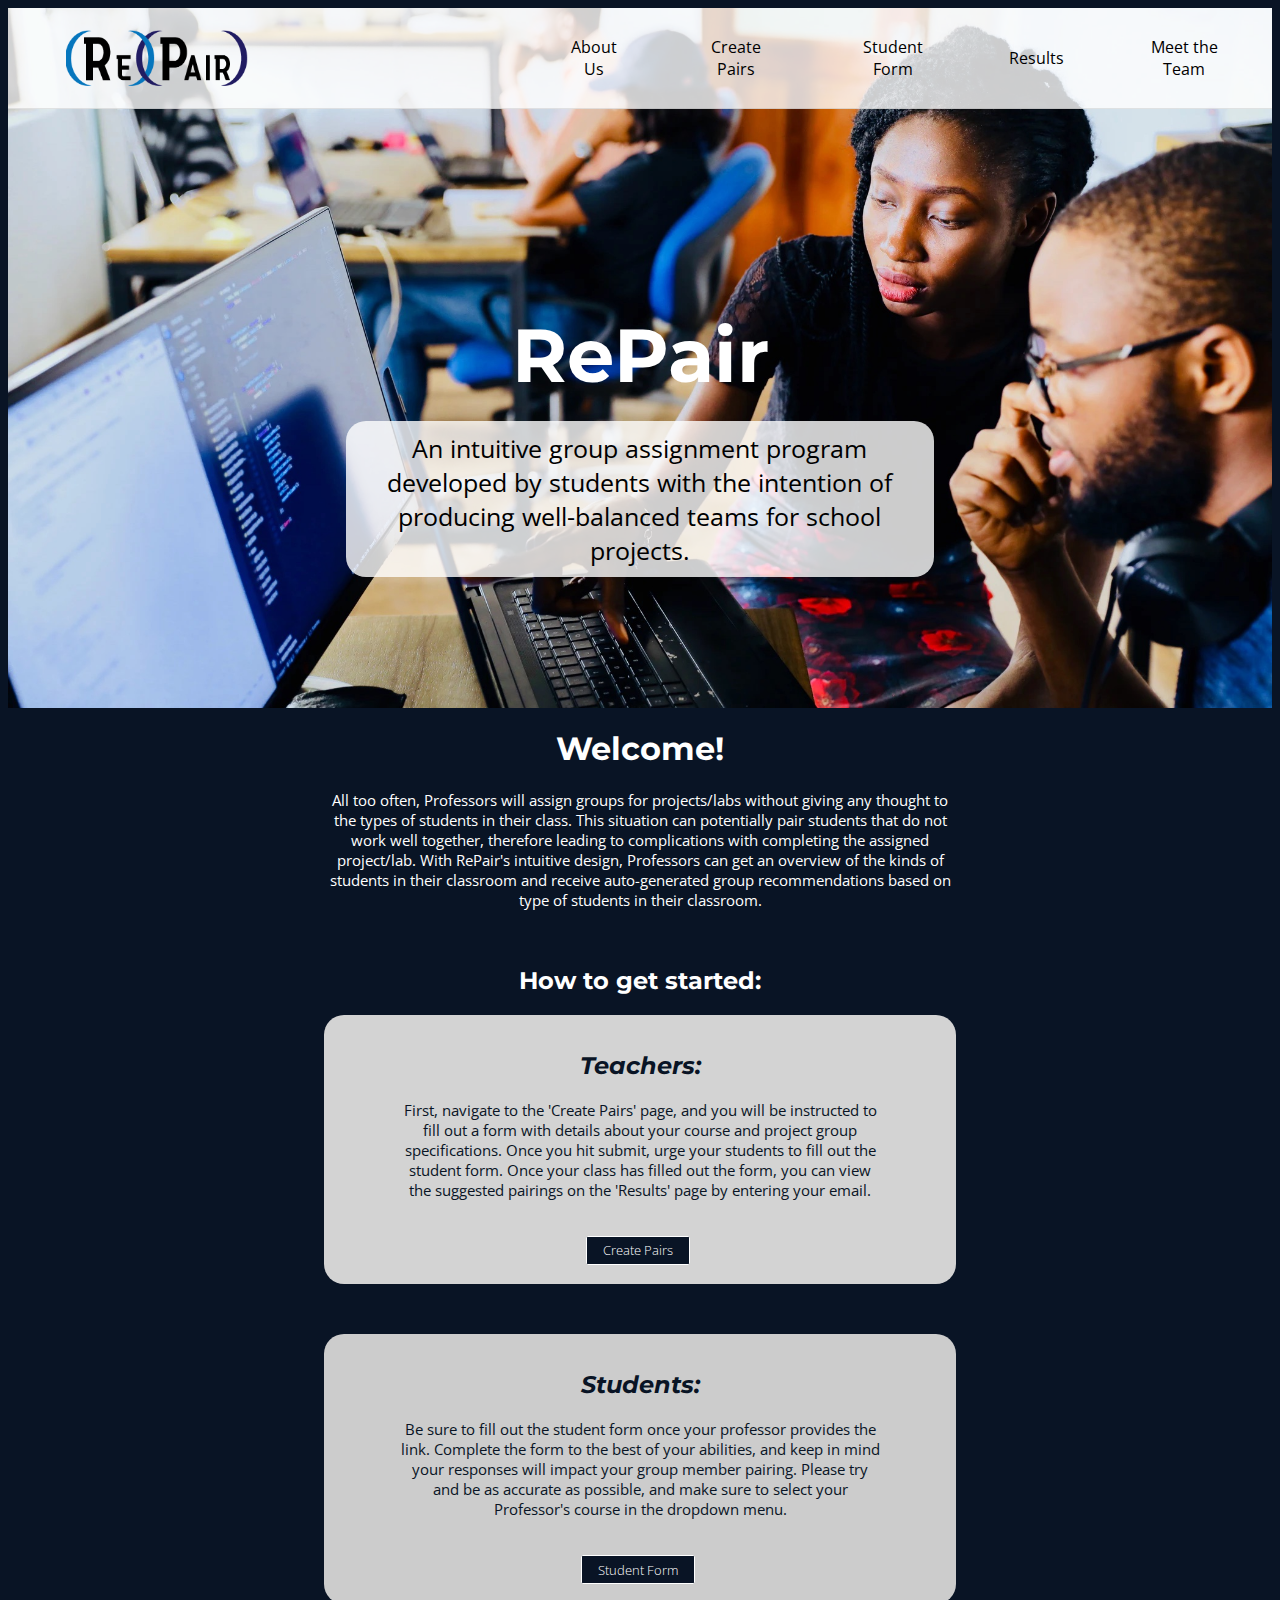
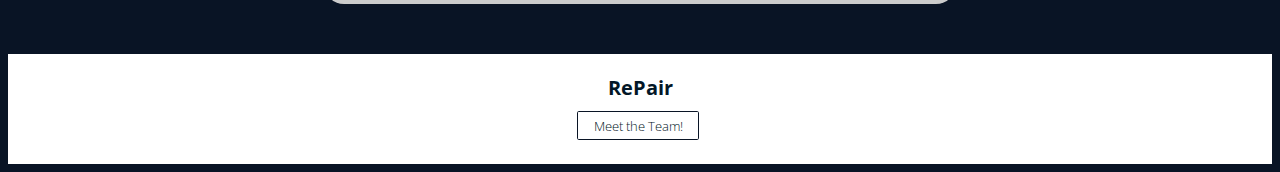
<file: RePair/index.html>
<!DOCTYPE html>

<html lang="en">
<head>
    <meta charset="UTF-8">
    <meta http-equiv="X-UA-Compatible" content="IE=edge">
    <meta name="viewport" content="width=device-width, initial-scale=1.0">
    <link rel="stylesheet" href="styles.css">
    <title>RePair - Home</title>
    <link rel="preconnect" href="https://fonts.googleapis.com"> 
    <link rel="preconnect" href="https://fonts.gstatic.com" crossorigin> 
    <link href="https://fonts.googleapis.com/css2?family=Montserrat:wght@700&family=Open+Sans&display=swap" rel="stylesheet">
    <link href="https://fonts.googleapis.com/css2?family=Open+Sans&display=swap" rel="stylesheet">
</head>

<body>
    <div class="wrapper">
    <div class="background">
    <header>
        <nav class="navbar" style="background:rgb(255, 255, 255, .8);">
            <div class="nav-container">
                <div class="left-container">
                <ul class = "nav-left"> 
                    <li class = "left" style="padding-top: 10px; color: black; border-radius: 10px; "><a href="./index.html"><img src="./images/logo.png" alt="cosmo watch logo"></a></li>
                    
                </ul>
                </div>

                    <div class = "navbar2">

                    <ul  id = "nav-menu"> 
                        <li class="nav-item"><a href="./about.html" class="nav-link" style=" color: black; border-radius: 10px; padding: 10px;">About Us</a></li>
                        <li class="nav-item"><a href="./teacherform.html" class="nav-link" style="color: black; border-radius: 10px; padding: 10px;">Create Pairs</a></li>
                        <li class="nav-item"><a href="./studentform.html" class="nav-link" style="color: black; border-radius: 10px; padding: 10px;">Student Form</a></li>
                        <li class="nav-item"><a href="./results.html" class="nav-link" style="color: black; border-radius: 10px; padding: 10px;">Results</a></li>
                        <li class="nav-item"><a href="./team.html" class="nav-link" style="color: black; border-radius: 10px; padding: 10px;">Meet the Team</a></li>
                    </ul>
                    <div class="hamburger">
                        <span class="bar"></span>
                        <span class="bar"></span>
                        <span class="bar"></span>
                    </div>
                    </div>

            </div>
        </nav>
    </header>

            <div class = "main-title">
                <h2>RePair</h2>
                <p style="width: 45%; background: rgb(255,255,255,.8); color: black; border-radius: 20px; padding: 10px;">An intuitive group assignment program developed by students with the intention of producing well-balanced teams for school projects.</p>
            </div>
    </div>


            <div class = "info2">
                <h1>Welcome!</h1>
                <p></p>
                <p>All too often, Professors will assign groups for projects/labs without giving any thought to the types of students in their class.  This situation can potentially pair students that do not work well together, therefore leading to complications with completing the assigned project/lab.  With RePair's intuitive design, Professors can get an overview of the kinds of students in their classroom and receive auto-generated group recommendations based on type of students in their classroom.</p>
            </div>


            <br>
            <br>
            <div class = "info">
                <h2>How to get started:</h2>
                <div class="row6">
                    <div class="column1" style="background: #d3d3d3;">
                     <h2 style="color:#091425;"><em>Teachers:</em></h2>
                     <p style="color:#091425;">First, navigate to the 'Create Pairs' page, and you will be instructed to fill out a form with details about
                        your course and project group specifications. Once you hit submit, urge your students to fill out the student form. Once
                        your class has filled out the form, you can view the suggested pairings on the 'Results' page by entering your 
                        email.</p>
                        <br>
                        <br>
                    <a href="./teacherform.html">Create Pairs</a>
                    </div>
                    <div class="column4" style="background: #CCCCCC;">
                     <h2 style="color:#091425;"><em>Students:</em></h2>
                     <p style="color:#091425;">Be sure to fill out the student form once your professor provides the link. Complete the form to 
                        the best of your abilities, and keep in mind your responses will impact your group member pairing.
                        Please try and be as accurate as possible, and make sure to select your Professor's course in the dropdown menu.</p>
                        <br>
                        <br>
                        <a href="./studentform.html">Student Form</a>
                    </div>

                  </div>



                <!-- <p style="font-size: 22px;"><em>Teachers:</em></p>
                <p>First, navigate to the 'Create Pairs' page, and you will be instructed to fill out a form with details about
                    your course and project group specifications. Once you hit submit, urge your students to fill out the student form. Once
                    your class has filled out the form, you can view the suggested pairings on the 'Results' page by entering your 
                    email. 
                </p>

                    <br>
                        <a href="./teacherform.html">Create Pairs</a>
                    <br>

                <br>
                <p style="font-size: 22px;"><em>Students:</em></p>
                <p>Be sure to fill out the student form once your professor provides the link. Complete the form to 
                    the best of your abilities, and keep in mind your responses will impact your group member pairing.
                    Please try and be as accurate as possible, and make sure to select your Professor's course in the dropdown menu.
                </p>

                <br>
                <a href="./studentform.html">Student Form</a>
                <br> -->
            </div>



        </div>



    <footer>
        <p>RePair</p>
        <a href="./team.html">Meet the Team!</a>  
    </footer>

    <script>
        const hamburger = document.querySelector(".hamburger");
        const navMenu = document.querySelector("#nav-menu");

        hamburger.addEventListener("click", mobileMenu);

        function mobileMenu() {
            hamburger.classList.toggle("active");
            navMenu.classList.toggle("active");

            const navLink = document.querySelectorAll(".nav-link");
        }

        navLink.forEach(n => n.addEventListener("click", closeMenu));

        function closeMenu() {
            hamburger.classList.remove("active");
            navMenu.classList.remove("active");
        }

    </script>

</body>


</html>
</file>
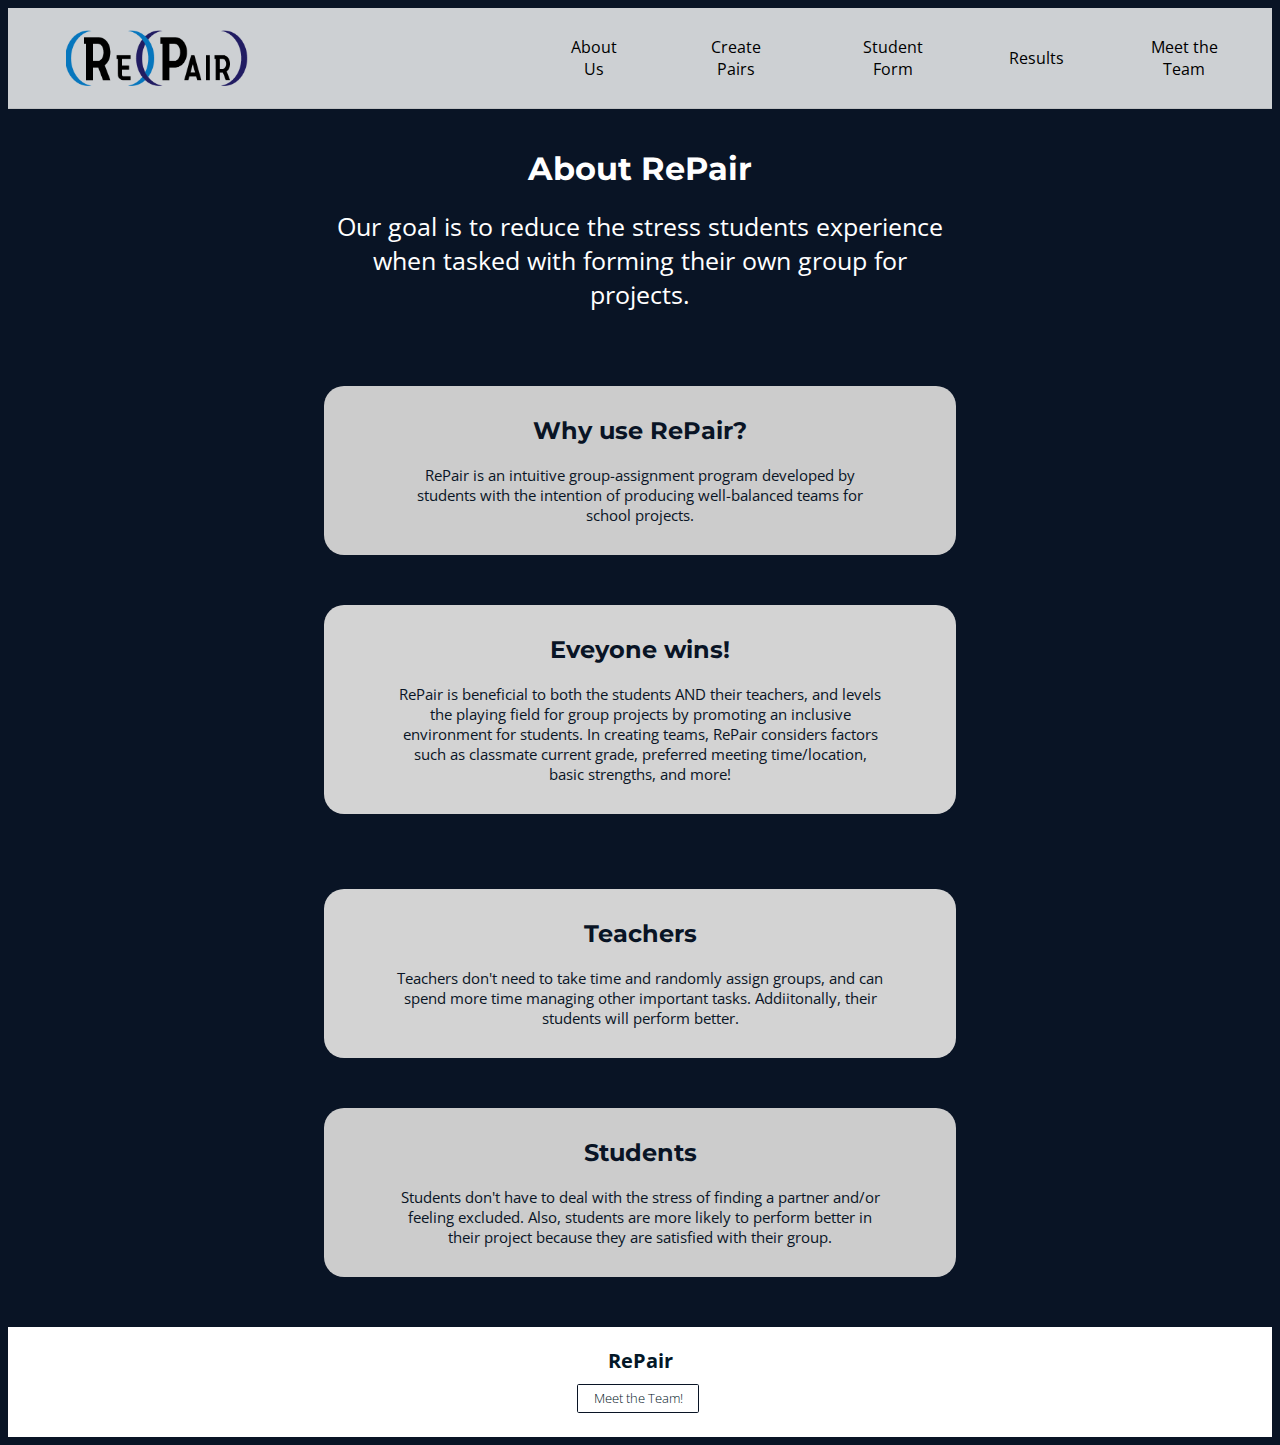
<file: RePair/about.html>
<!DOCTYPE html>
<html lang="en">
<head>
    <meta charset="UTF-8">
    <meta http-equiv="X-UA-Compatible" content="IE=edge">
    <meta name="viewport" content="width=device-width, initial-scale=1.0">
    <link rel="stylesheet" href="styles.css">
    <title>RePair - About</title>
    <link rel="preconnect" href="https://fonts.googleapis.com"> 
    <link rel="preconnect" href="https://fonts.gstatic.com" crossorigin>
    <link href="https://fonts.googleapis.com/css2?family=Montserrat:wght@700&family=Open+Sans&display=swap" rel="stylesheet"> 
    <link href="https://fonts.googleapis.com/css2?family=Open+Sans&display=swap" rel="stylesheet">
</head>

<body>
  <div class="wrapper">
    <header>
        <nav class="navbar" style="background:rgb(255, 255, 255, .8);">
            <div class="nav-container">
                <div class="left-container">
                <ul class = "nav-left"> 
                    <li class = "left" style="padding-top: 10px; color: black; border-radius: 10px; "><a href="./index.html"><img src="./images/logo.png" alt="cosmo watch logo"></a></li>
                    
                </ul>
                </div>

                    <div class = "navbar2">

                        <ul  id = "nav-menu"> 
                            <li class="nav-item"><a href="./about.html" class="nav-link" style=" color: black; border-radius: 10px; padding: 10px;">About Us</a></li>
                            <li class="nav-item"><a href="./teacherform.html" class="nav-link" style="color: black; border-radius: 10px; padding: 10px;">Create Pairs</a></li>
                            <li class="nav-item"><a href="./studentform.html" class="nav-link" style="color: black; border-radius: 10px; padding: 10px;">Student Form</a></li>
                            <li class="nav-item"><a href="./results.html" class="nav-link" style="color: black; border-radius: 10px; padding: 10px;">Results</a></li>
                            <li class="nav-item"><a href="./team.html" class="nav-link" style="color: black; border-radius: 10px; padding: 10px;">Meet the Team</a></li>
                        </ul>
                    <div class="hamburger">
                        <span class="bar"></span>
                        <span class="bar"></span>
                        <span class="bar"></span>
                    </div>
                    </div>

            </div>
        </nav>
    </header>
  
    <div>
        <h1 style="margin-top: 40px;">About RePair</h1>
        <p style="font-size: 25px; width: 50%; margin-top: 10px;">Our goal is to reduce the stress students experience when tasked with forming their own group for projects.</p>
    </div>


        <div class = "info">

            <div class="row9">
                <div class="column9" style="background: #CCCCCC;">
                 <h2 style="color:#091425;">Why use RePair?</h2>
                 <p style="color:#091425;">RePair is an intuitive group-assignment program developed by students with the intention of producing well-balanced teams for school projects.</p>
                </div>
                <div class="column9" style="background: #d3d3d3;">
                 <h2 style="color:#091425;">Eveyone wins!</h2>
                 <p style="color:#091425;">RePair is beneficial to both the students AND their teachers, and levels the playing field for group projects by promoting an inclusive environment for students. In creating teams, RePair considers factors such as classmate current grade, preferred meeting time/location, basic strengths, and more!</p>
                </div>
              </div>
              <div class="row9">
                <div class="column9" style="background: #d3d3d3;">
                 <h2 style="color:#091425;">Teachers</h2>
                 <p style="color:#091425;">Teachers don't need to take time and randomly assign groups, and can spend more time managing other important tasks. Addiitonally, their students will perform better.</p>
                </div>
                <div class="column9" style="background: #CCCCCC;">
                 <h2 style="color:#091425;">Students</h2>
                 <p style="color:#091425;">Students don't have to deal with the stress of finding a partner and/or feeling excluded. Also, students are more likely to perform better in their project because they are satisfied with their group.</p>
                </div>
              </div>


        </div>



      </div>
      <footer>
        <p>RePair</p>
        <a href="./team.html">Meet the Team!</a>   
    </footer>

    <script>
        const hamburger = document.querySelector(".hamburger");
        const navMenu = document.querySelector("#nav-menu");

        hamburger.addEventListener("click", mobileMenu);

        function mobileMenu() {
            hamburger.classList.toggle("active");
            navMenu.classList.toggle("active");

            const navLink = document.querySelectorAll(".nav-link");
        }

        navLink.forEach(n => n.addEventListener("click", closeMenu));

        function closeMenu() {
            hamburger.classList.remove("active");
            navMenu.classList.remove("active");
        }

    </script>
</body>

</html>
</file>
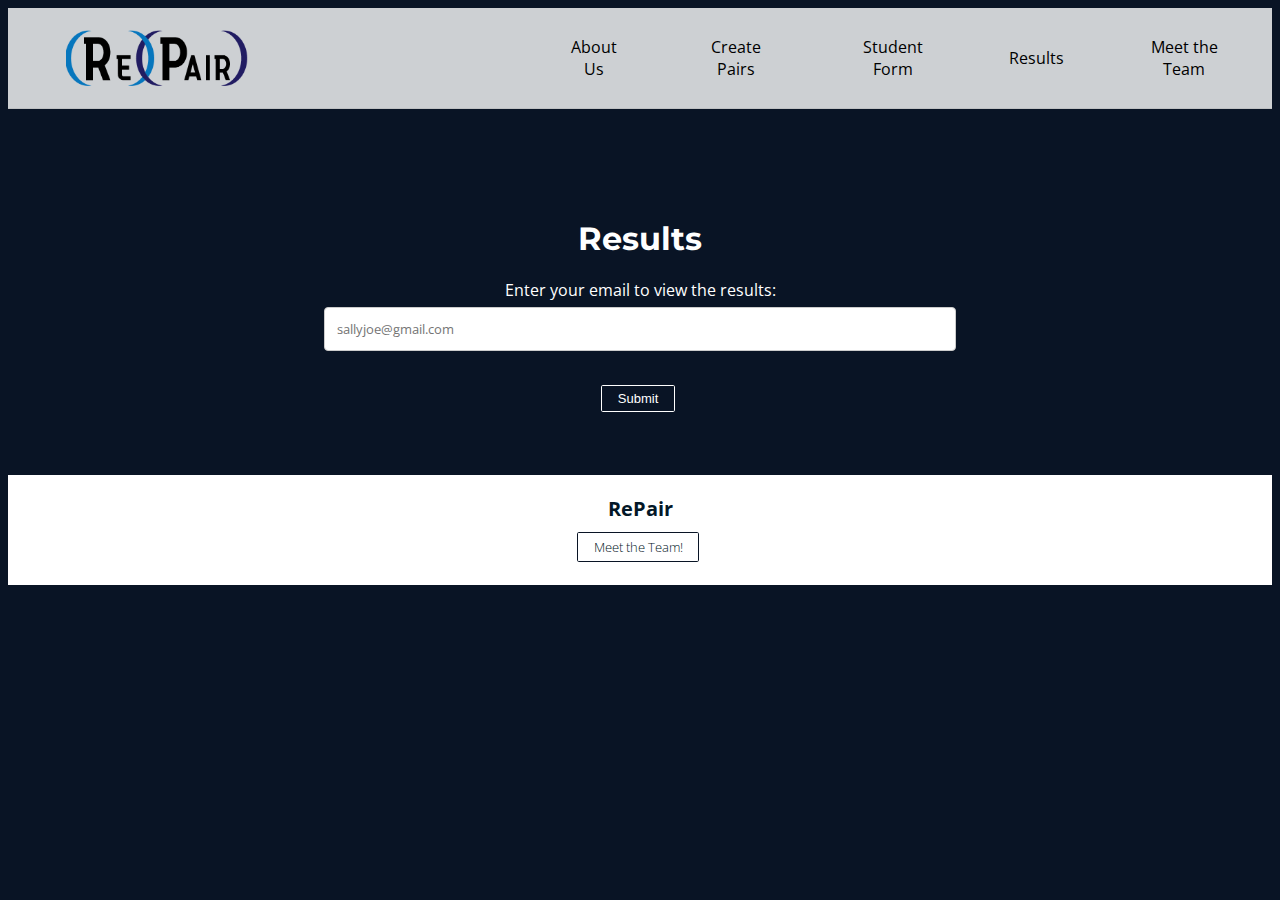
<file: RePair/results.html>
<!DOCTYPE html>
<html lang="en">
<head>
    <meta charset="UTF-8">
    <meta http-equiv="X-UA-Compatible" content="IE=edge">
    <meta name="viewport" content="width=device-width, initial-scale=1.0">
    <link rel="stylesheet" href="styles.css">
    <title>RePair - Results</title>
    <link rel="preconnect" href="https://fonts.googleapis.com"> 
    <link rel="preconnect" href="https://fonts.gstatic.com" crossorigin> 
    <link href="https://fonts.googleapis.com/css2?family=Montserrat:wght@700&family=Open+Sans&display=swap" rel="stylesheet">
    <link href="https://fonts.googleapis.com/css2?family=Open+Sans&display=swap" rel="stylesheet">
</head>

<body>
    <div class="wrapper">
        <header>
            <nav class="navbar" style="background:rgb(255, 255, 255, .8);">
                <div class="nav-container">
                    <div class="left-container">
                    <ul class = "nav-left"> 
                        <li class = "left" style="padding-top: 10px; color: black; border-radius: 10px; "><a href="./index.html"><img src="./images/logo.png" alt="cosmo watch logo"></a></li>
                        
                    </ul>
                    </div>
    
                        <div class = "navbar2">
    
                            <ul  id = "nav-menu"> 
                                <li class="nav-item"><a href="./about.html" class="nav-link" style=" color: black; border-radius: 10px; padding: 10px;">About Us</a></li>
                                <li class="nav-item"><a href="./teacherform.html" class="nav-link" style="color: black; border-radius: 10px; padding: 10px;">Create Pairs</a></li>
                                <li class="nav-item"><a href="./studentform.html" class="nav-link" style="color: black; border-radius: 10px; padding: 10px;">Student Form</a></li>
                                <li class="nav-item"><a href="./results.html" class="nav-link" style="color: black; border-radius: 10px; padding: 10px;">Results</a></li>
                                <li class="nav-item"><a href="./team.html" class="nav-link" style="color: black; border-radius: 10px; padding: 10px;">Meet the Team</a></li>
                            </ul>
                        <div class="hamburger">
                            <span class="bar"></span>
                            <span class="bar"></span>
                            <span class="bar"></span>
                        </div>
                        </div>
    
                </div>
            </nav>
        </header>
    
        <div class="container2">

        <div>
            <h1 style="margin-top: 40px;">Results</h1>
        </div>

        <form>
        <label>Enter your email to view the results:</label>
        <input type="text" id="email" name="firstname" placeholder="sallyjoe@gmail.com">
        <br>
        <br>

        <input type="submit" id = "submit" value="Submit">
        </form>

        </div>


 
    </div>
    <footer>
        <p>RePair</p>
        <a href="./team.html">Meet the Team!</a>   
    </footer>

    <script>
        const hamburger = document.querySelector(".hamburger");
        const navMenu = document.querySelector("#nav-menu");

        hamburger.addEventListener("click", mobileMenu);

        function mobileMenu() {
            hamburger.classList.toggle("active");
            navMenu.classList.toggle("active");

            const navLink = document.querySelectorAll(".nav-link");
        }

        navLink.forEach(n => n.addEventListener("click", closeMenu));

        function closeMenu() {
            hamburger.classList.remove("active");
            navMenu.classList.remove("active");
        }

    </script>

</body>

</html>
</file>
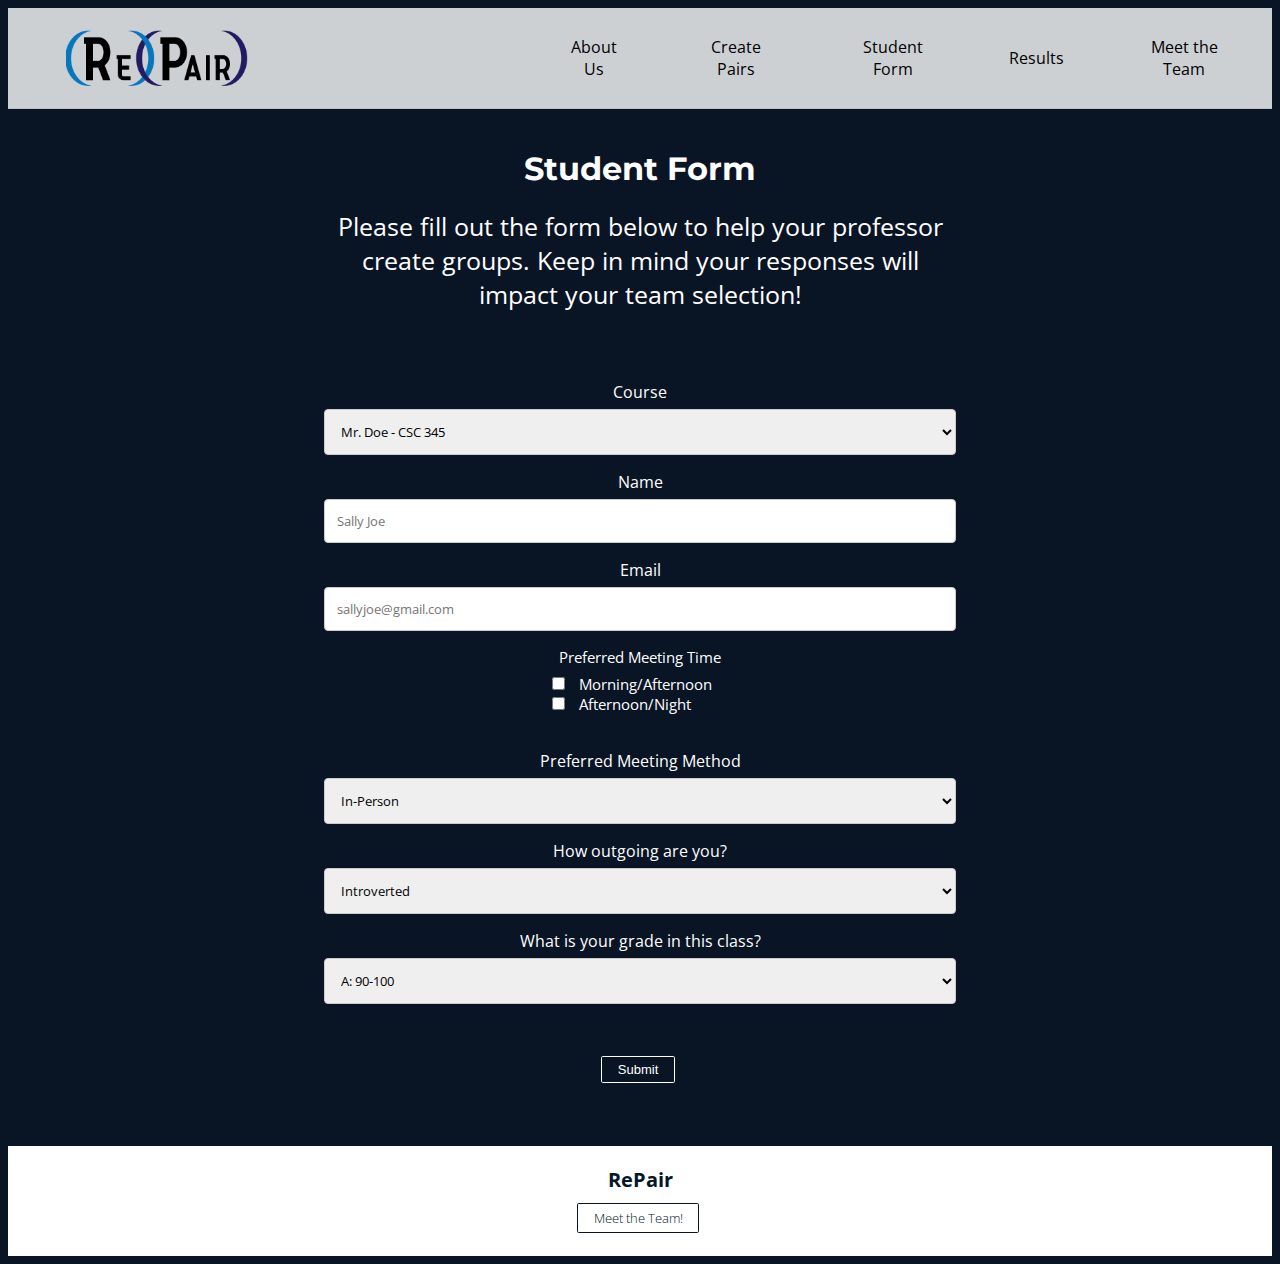
<file: RePair/studentform.html>
<!DOCTYPE html>
<html lang="en">
<head>
    <meta charset="UTF-8">
    <meta http-equiv="X-UA-Compatible" content="IE=edge">
    <meta name="viewport" content="width=device-width, initial-scale=1.0">
    <link rel="stylesheet" href="styles.css">
    <title>RePair - Student Form</title>
    <link rel="preconnect" href="https://fonts.googleapis.com"> 
    <link rel="preconnect" href="https://fonts.gstatic.com" crossorigin> 
    <link href="https://fonts.googleapis.com/css2?family=Montserrat:wght@700&family=Open+Sans&display=swap" rel="stylesheet">
    <link href="https://fonts.googleapis.com/css2?family=Open+Sans&display=swap" rel="stylesheet">
</head>

<body>
    <div class="wrapper">
        <header>
            <nav class="navbar" style="background:rgb(255, 255, 255, .8);">
                <div class="nav-container">
                    <div class="left-container">
                    <ul class = "nav-left"> 
                        <li class = "left" style="padding-top: 10px; color: black; border-radius: 10px; "><a href="./index.html"><img src="./images/logo.png" alt="cosmo watch logo"></a></li>
                        
                    </ul>
                    </div>
    
                        <div class = "navbar2">
    
                            <ul  id = "nav-menu"> 
                                <li class="nav-item"><a href="./about.html" class="nav-link" style=" color: black; border-radius: 10px; padding: 10px;">About Us</a></li>
                                <li class="nav-item"><a href="./teacherform.html" class="nav-link" style="color: black; border-radius: 10px; padding: 10px;">Create Pairs</a></li>
                                <li class="nav-item"><a href="./studentform.html" class="nav-link" style="color: black; border-radius: 10px; padding: 10px;">Student Form</a></li>
                                <li class="nav-item"><a href="./results.html" class="nav-link" style="color: black; border-radius: 10px; padding: 10px;">Results</a></li>
                                <li class="nav-item"><a href="./team.html" class="nav-link" style="color: black; border-radius: 10px; padding: 10px;">Meet the Team</a></li>
                            </ul>
                        <div class="hamburger">
                            <span class="bar"></span>
                            <span class="bar"></span>
                            <span class="bar"></span>
                        </div>
                        </div>
    
                </div>
            </nav>
        </header>

    <div>
        <h1 style="margin-top: 40px;">Student Form</h1>
        <p style="font-size: 25px; width: 50%; margin-top: 10px;">Please fill out the form below to help your professor create groups. Keep in mind your responses will impact your team selection!</p>
    </div>

    <div class="container2">
        <form>
      
            <label>Course</label>
            <select id="size" name="size">
                <!-- this will get pulled from database -->
              <option value="two">Mr. Doe - CSC 345</option>
              <option value="three">Mrs. Lane - CSC 415</option>
              <option value="four">Mr. Sullivan - STA 215</option>
            </select>

            <label>Name</label>
            <input type="text" id="fname" name="firstname" placeholder="Sally Joe">
  
            <label>Email</label>
            <input type="text" id="email" name="firstname" placeholder="sallyjoe@gmail.com">

            <p>Preferred Meeting Time</p>
            <div style="text-align: left; margin:auto; width:200px; padding-top: 7px; font-size: 15px;">
              <input type="checkbox" id="html" name="fav_language" value="1">
              <label for="html">Morning/Afternoon</label><br>
              <input type="checkbox" id="css" name="fav_language" value="2">
              <label for="css">Afternoon/Night</label><br>
            </div>

            <br>
            <br>

            <label>Preferred Meeting Method</label>
            <select id="social" name="social">
              <option value="1">In-Person</option>
              <option value="2">Remote</option>
              <option value="3">No Preference</option>
            </select>


            <label>How outgoing are you?</label>
            <select id="test" name="social">
              <option value="1">Introverted</option>
              <option value="2">Extroverted</option>
            </select>

            <label>What is your grade in this class?</label>
            <select id="grade" name="social">
              <option value="1">A: 90-100</option>
              <option value="2">B: 80-90</option>
              <option value="3">C: 70-80</option>
              <option value="4">D: 60-70</option>
              <option value="6">F: 60-Below</option>
            </select>
        
  
            <br>
            <br>
            <br>
  
            <input type="submit" id = "submit" value="Submit">
        
          </form>
      </div>
      </div>
      <footer>
        <p>RePair</p>
        <a href="./team.html">Meet the Team!</a>    
    </footer>

    <script>
        const hamburger = document.querySelector(".hamburger");
        const navMenu = document.querySelector("#nav-menu");

        hamburger.addEventListener("click", mobileMenu);

        function mobileMenu() {
            hamburger.classList.toggle("active");
            navMenu.classList.toggle("active");

            const navLink = document.querySelectorAll(".nav-link");
        }

        navLink.forEach(n => n.addEventListener("click", closeMenu));

        function closeMenu() {
            hamburger.classList.remove("active");
            navMenu.classList.remove("active");
        }

    </script>

</body>



</html>
</file>
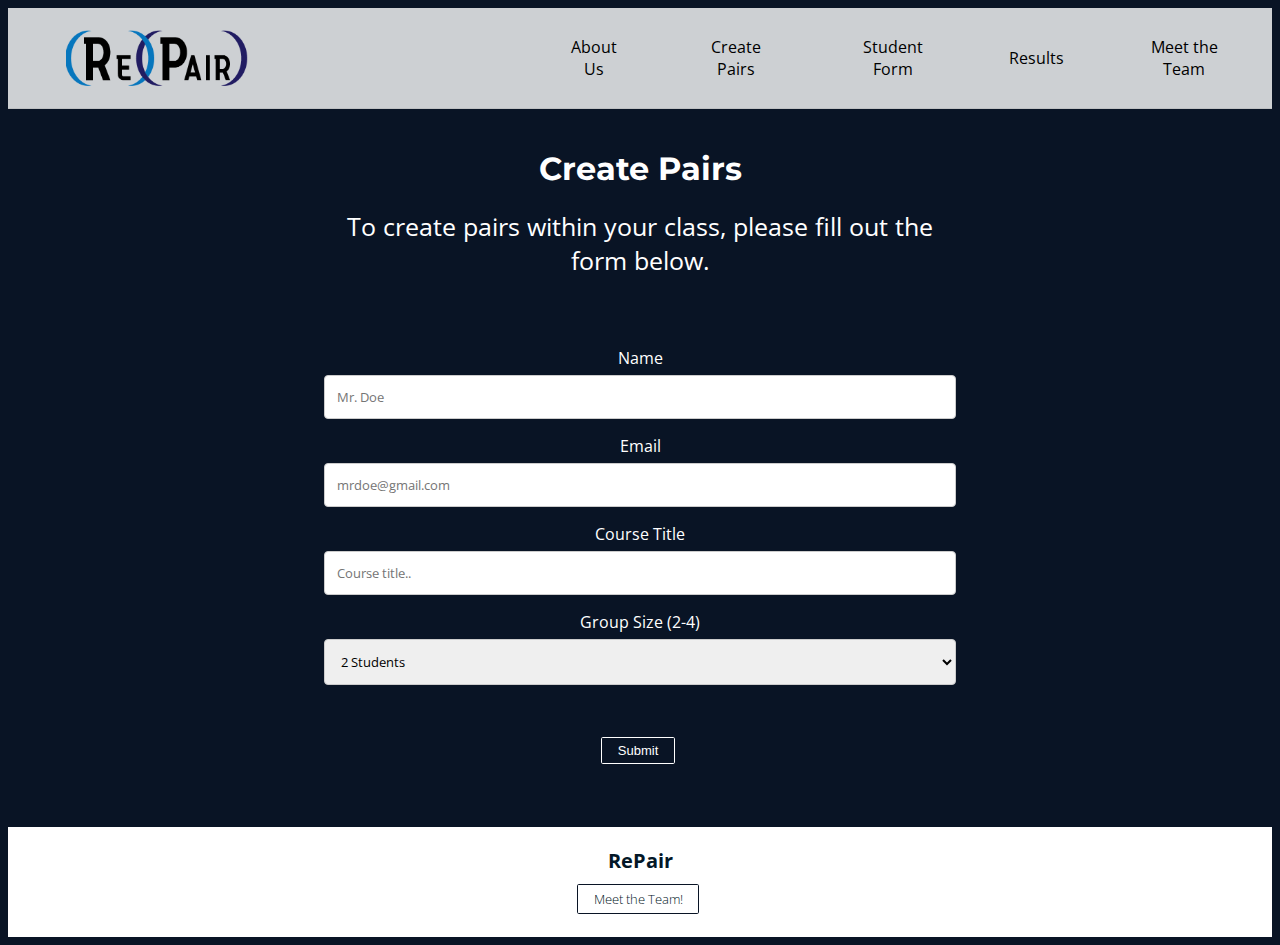
<file: RePair/teacherform.html>
<!DOCTYPE html>
<html lang="en">
<head>
    <meta charset="UTF-8">
    <meta http-equiv="X-UA-Compatible" content="IE=edge">
    <meta name="viewport" content="width=device-width, initial-scale=1.0">
    <link rel="stylesheet" href="styles.css">
    <title>RePair - Teacher Form</title>
    <link rel="preconnect" href="https://fonts.googleapis.com"> 
    <link rel="preconnect" href="https://fonts.gstatic.com" crossorigin> 
    <link href="https://fonts.googleapis.com/css2?family=Montserrat:wght@700&family=Open+Sans&display=swap" rel="stylesheet">
    <link href="https://fonts.googleapis.com/css2?family=Open+Sans&display=swap" rel="stylesheet">
</head>

<body>
    <div class="wrapper">
        <header>
            <nav class="navbar" style="background:rgb(255, 255, 255, .8);">
                <div class="nav-container">
                    <div class="left-container">
                    <ul class = "nav-left"> 
                        <li class = "left" style="padding-top: 10px; color: black; border-radius: 10px; "><a href="./index.html"><img src="./images/logo.png" alt="cosmo watch logo"></a></li>
                        
                    </ul>
                    </div>
    
                        <div class = "navbar2">
    
                            <ul  id = "nav-menu"> 
                                <li class="nav-item"><a href="./about.html" class="nav-link" style=" color: black; border-radius: 10px; padding: 10px;">About Us</a></li>
                                <li class="nav-item"><a href="./teacherform.html" class="nav-link" style="color: black; border-radius: 10px; padding: 10px;">Create Pairs</a></li>
                                <li class="nav-item"><a href="./studentform.html" class="nav-link" style="color: black; border-radius: 10px; padding: 10px;">Student Form</a></li>
                                <li class="nav-item"><a href="./results.html" class="nav-link" style="color: black; border-radius: 10px; padding: 10px;">Results</a></li>
                                <li class="nav-item"><a href="./team.html" class="nav-link" style="color: black; border-radius: 10px; padding: 10px;">Meet the Team</a></li>
                            </ul>
                        <div class="hamburger">
                            <span class="bar"></span>
                            <span class="bar"></span>
                            <span class="bar"></span>
                        </div>
                        </div>
    
                </div>
            </nav>
        </header>

    <div>
        <h1 style="margin-top: 40px;" >Create Pairs</h1>
        <p style="font-size: 25px; width: 50%; margin-top: 10px;">To create pairs within your class, please fill out the form below. </p>
    </div>

    <div class="container2">
        <form name = "insert" action="test.php" method="POST">
      
          <label>Name</label>
          <input type="text" id="fname" name="name" placeholder="Mr. Doe">

          <label>Email</label>
          <input type="text" id="email" name="email" placeholder="mrdoe@gmail.com">

          <label>Course Title</label>
          <input type="text" id="title" name="courseID" placeholder="Course title..">
              


        <label>Group Size (2-4)</label>
          <select id="size" name="size">
            <option value="two">2 Students</option>
            <option value="three">3 Students</option>
            <option value="four">4 Students</option>
          </select>
      

          <br>
          <br>
          <br>

          <input type="submit" id = "submit" value="Submit">
      
        </form>
      </div>
      </div>
      <footer>
        <p>RePair</p>
        <a href="./team.html">Meet the Team!</a>    
    </footer>

    <script>
        const hamburger = document.querySelector(".hamburger");
        const navMenu = document.querySelector("#nav-menu");

        hamburger.addEventListener("click", mobileMenu);

        function mobileMenu() {
            hamburger.classList.toggle("active");
            navMenu.classList.toggle("active");

            const navLink = document.querySelectorAll(".nav-link");
        }

        navLink.forEach(n => n.addEventListener("click", closeMenu));

        function closeMenu() {
            hamburger.classList.remove("active");
            navMenu.classList.remove("active");
        }

    </script>

</body>



</html>
</file>
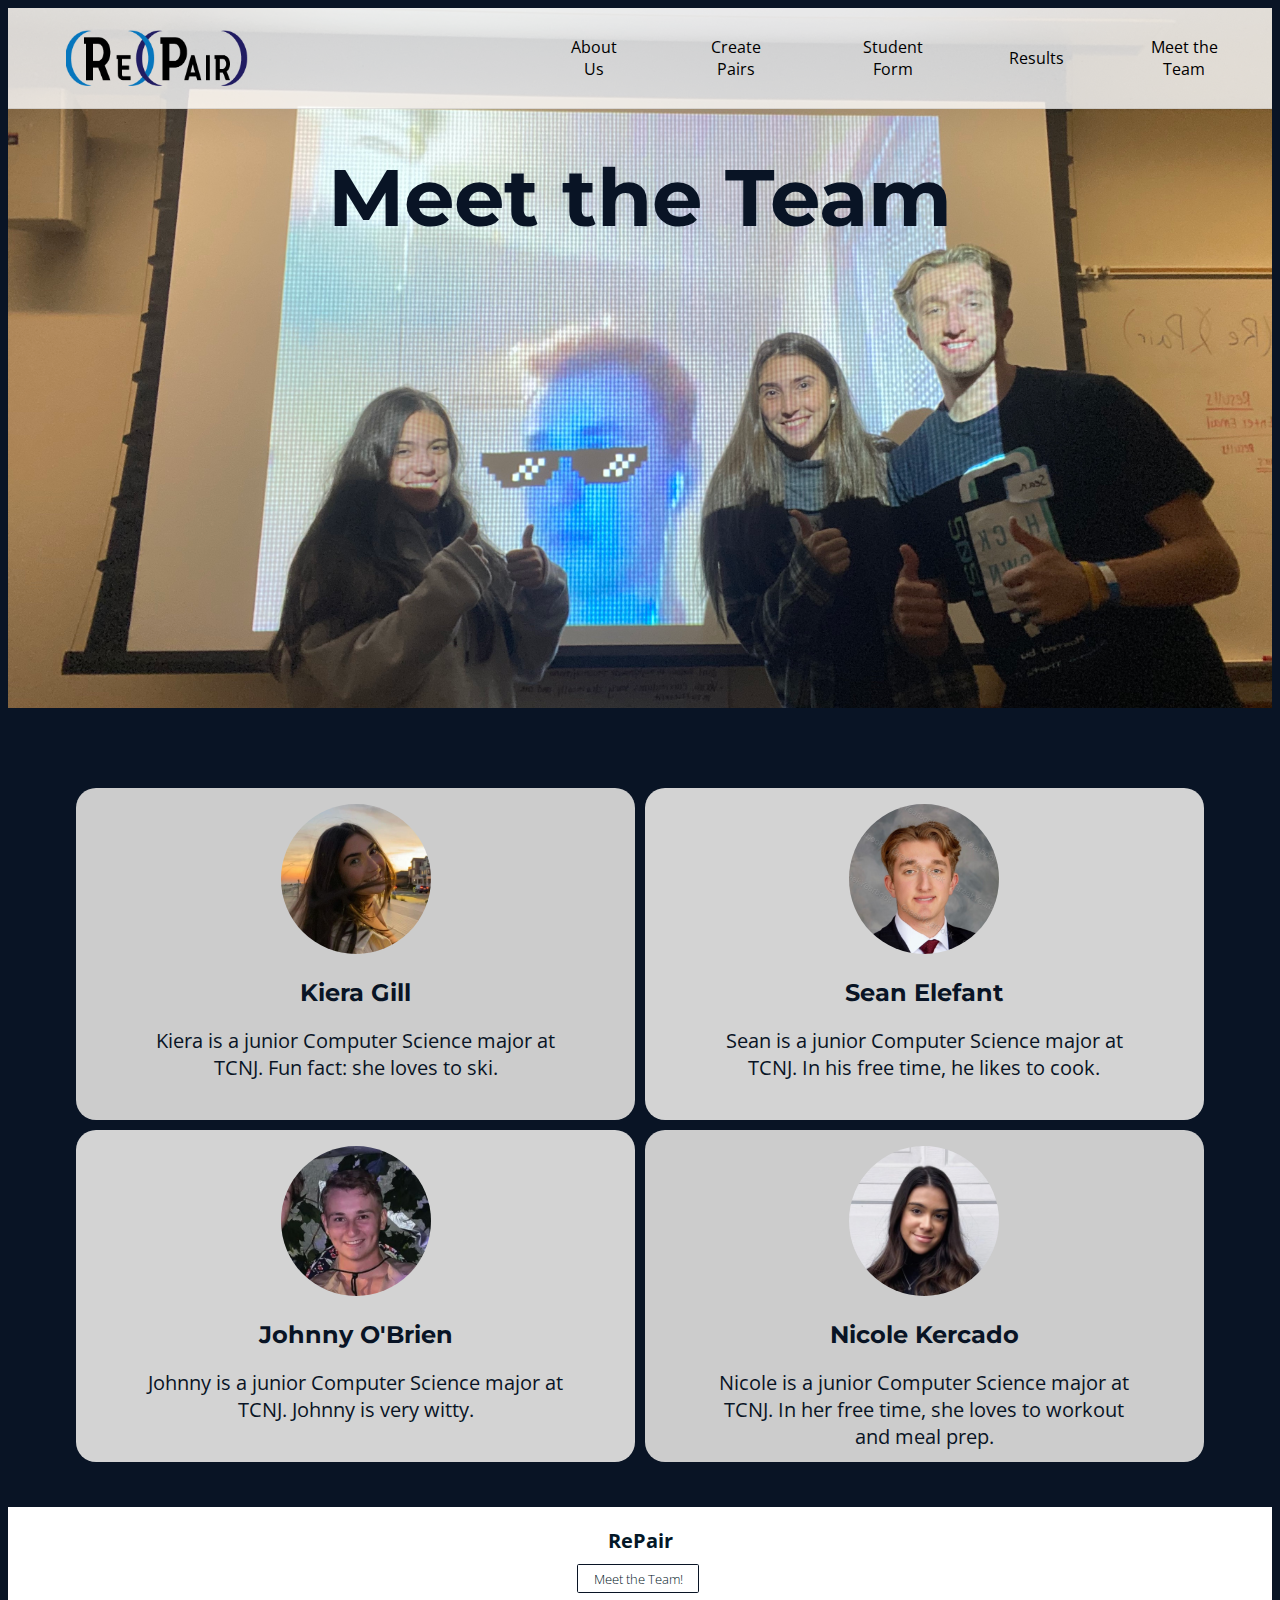
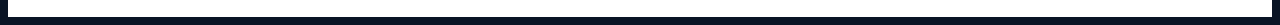
<file: RePair/team.html>
<!DOCTYPE html>
<html lang="en">
<head>
    <meta charset="UTF-8">
    <meta http-equiv="X-UA-Compatible" content="IE=edge">
    <meta name="viewport" content="width=device-width, initial-scale=1.0">
    <link rel="stylesheet" href="styles.css">
    <title>RePair - Meet the Team</title>
    <link rel="preconnect" href="https://fonts.googleapis.com"> 
    <link rel="preconnect" href="https://fonts.gstatic.com" crossorigin>
    <link href="https://fonts.googleapis.com/css2?family=Montserrat:wght@700&family=Open+Sans&display=swap" rel="stylesheet"> 
    <link href="https://fonts.googleapis.com/css2?family=Open+Sans&display=swap" rel="stylesheet">
</head>

<body>
  <div class="wrapper">
  <div class="background2">
    <header>
        <nav class="navbar" style="background:rgb(255, 255, 255, .8);">
            <div class="nav-container">
                <div class="left-container">
                <ul class = "nav-left"> 
                    <li class = "left" style="padding-top: 10px; color: black; border-radius: 10px; "><a href="./index.html"><img src="./images/logo.png" alt="cosmo watch logo"></a></li>
                    
                </ul>
                </div>

                    <div class = "navbar2">

                        <ul  id = "nav-menu"> 
                            <li class="nav-item"><a href="./about.html" class="nav-link" style=" color: black; border-radius: 10px; padding: 10px;">About Us</a></li>
                            <li class="nav-item"><a href="./teacherform.html" class="nav-link" style="color: black; border-radius: 10px; padding: 10px;">Create Pairs</a></li>
                            <li class="nav-item"><a href="./studentform.html" class="nav-link" style="color: black; border-radius: 10px; padding: 10px;">Student Form</a></li>
                            <li class="nav-item"><a href="./results.html" class="nav-link" style="color: black; border-radius: 10px; padding: 10px;">Results</a></li>
                            <li class="nav-item"><a href="./team.html" class="nav-link" style="color: black; border-radius: 10px; padding: 10px;">Meet the Team</a></li>
                        </ul>
                    <div class="hamburger">
                        <span class="bar"></span>
                        <span class="bar"></span>
                        <span class="bar"></span>
                    </div>
                    </div>

            </div>
        </nav>
    </header>
  
    <div class = "main-title2">
        <h1 style="color:#091425; margin-top: 40px; font-size: 80px;">Meet the Team</h1>
    </div>
    </div>



        <div class = "info">

            <div class="row">
                <div class="column" style="background: #CCCCCC;">
                <img src="./images/kiera.png" alt="Avatar" style="border-radius: 50%; height: 150px; width: 150px;">
                 <h2 style="color:#091425;">Kiera Gill</h2>
                 <p style="color:#091425; font-size: 20px;">Kiera is a junior Computer Science major at TCNJ. Fun fact: she loves to ski.</p>
                </div>
                <div class="column" style="background: #d3d3d3;">
                    <img src="./images/sean.png" alt="Avatar" style="border-radius: 50%; height: 150px; width: 150px;">
                 <h2 style="color:#091425;">Sean Elefant</h2>
                 <p style="color:#091425; font-size: 20px;">Sean is a junior Computer Science major at TCNJ. In his free time, he likes to cook.</p>
                </div>
              </div>
              <div class="row2">
                <div class="column" style="background: #d3d3d3;">
                    <img src="./images/john.png" alt="Avatar" style="border-radius: 50%; height: 150px; width: 150px;">
                 <h2 style="color:#091425;">Johnny O'Brien</h2>
                 <p style="color:#091425; font-size: 20px;">Johnny is a junior Computer Science major at TCNJ. Johnny is very witty. </p>
                </div>
                <div class="column" style="background: #CCCCCC;">
                    <img src="./images/nicole.png" alt="Avatar" style="border-radius: 50%; height: 150px; width: 150px;">
                 <h2 style="color:#091425;">Nicole Kercado</h2>
                 <p style="color:#091425; font-size: 20px;">Nicole is a junior Computer Science major at TCNJ. In her free time, she loves to workout and meal prep.</p>
                </div>
              </div>

        </div>



      </div>
      <footer>
        <p>RePair</p>
        <a href="./team.html">Meet the Team!</a>   
    </footer>

    <script>
        const hamburger = document.querySelector(".hamburger");
        const navMenu = document.querySelector("#nav-menu");

        hamburger.addEventListener("click", mobileMenu);

        function mobileMenu() {
            hamburger.classList.toggle("active");
            navMenu.classList.toggle("active");

            const navLink = document.querySelectorAll(".nav-link");
        }

        navLink.forEach(n => n.addEventListener("click", closeMenu));

        function closeMenu() {
            hamburger.classList.remove("active");
            navMenu.classList.remove("active");
        }

    </script>
</body>

</html>
</file>
<file: RePair/styles.css>
/* GENERAL LAYOUT */
  
  html{
    background-color: #091425;
  }

  .wrapper {
    margin: auto;
    text-align: center;
  }
  
  h1, h2,h3 {
    font-family: 'Montserrat', Verdana, sans-serif;
    color: white;
  }

  p {
    text-align: center;
    margin: auto;
  }

  label, h4 {
    font-family: 'Open Sans', sans-serif;
    width: 75%;
    color: white;
  }

  p {
    font-family: 'Open Sans', sans-serif;
    width: 80%;
    color: white;
    font-size: 15px;
  }

.info2 p {
    font-family: 'Open Sans', sans-serif;
    width: 50%;
    color: white;
    font-size: 15px;
  }

  h4 {
    margin: auto;
    padding: 20px;
    
  }

  .desc, button {
    font-family: 'Open Sans', sans-serif;
    font-weight: bold;
  }

/************************************************/

/* NAV BAR CSS */

  a, nav {
    text-decoration: none;
    font-family: 'Open Sans', sans-serif;
  }

  li img {
    height: 60px;
  }


  ul{
    list-style-type: none;
    padding: 0;
  }

  li a {
    display: block;
    color: white;
    text-align: center;
    padding-bottom: 5px;
    text-decoration: none;
  }

  a {
    position: relative;
    text-decoration: none;
  }
  
  .nav-item a::before, .left2  a:before {
    content: "";
    position: absolute;
    display: block;
    width: 100%;
    height: .2px;
    bottom: 0;
    left: 0;
    background-color: rgb(20, 4, 59);
    transform: scaleX(0);
    transition: transform 0.3s ease;
  }
  
  .nav-item a:hover::before, .left2  a:hover::before{
    transform: scaleX(1);
  }

  .left2 {
    font-size: 25px;
  }

  .navbar {
    display: flex;
    flex-flow: row nowrap;
    justify-content: space-around;
    position: relative;
    width: 100%;
    height: 100px;
    border-bottom: .3px solid hsla(0, 0%, 50%, 0.2);
  }

  .nav-container {
    display: flex;
    flex-flow: row nowrap;
    width: 100%;
    max-width: 1500px;
    justify-content: space-around;
    align-items: center;
  }

  .left-container{
    display: flex;
    flex-flow: row nowrap;
    width: 500px;
    z-index: 1;
  }
  


  .left-container {
    justify-content: flex-start;
  }


  .nav-left, .nav-right {
    justify-content: space-around;
    align-items: center;
    color: #fff;
  }

  .nav-left{
    display: flex;
    flex-flow: row nowrap;
    flex-basis: 300px;
    font-size: 18px;
  }



/************************************************/



.wholegallery{
  padding: 20px;
  display: inline-block;
  margin:auto;
}

.gallery {
  border: .5px solid #ccc;
  width: 180px;
  text-align: center;
  display: inline-block;
  margin:auto;
  padding: 10px;
  margin: 20px;
}

.gallery img {
  width: 100%;
  height: 120px;
}

div.desc {
  padding: 15px;
  text-align: center;
  color: white;
  font-weight: lighter;
}

div.checklist {
  padding-top: 10px;
  border: none;
  float: left;
  width: 180px;
  margin: 40px;
  margin-top: 10px;
}

div.checklist img {
  width: 100%;
  height: 120px;
}

.checklist p {
  width: 100%;
  margin-top: 10px;
  margin-bottom: 10px;
}

.container {
  padding-bottom: 20px;
  display: inline-block;
  margin-top: 20px;
}

input[type=text], select, textarea {
  width: 100%; 
  padding: 12px; 
  border: 1px solid #ccc; 
  border-radius: 4px; 
  box-sizing: border-box; 
  margin-top: 6px; 
  margin-bottom: 16px; 
  resize: s;
  font-family: 'Open Sans', sans-serif;
}

.container2 {
  border-radius: 5px;
  padding: 20px;
  width: 50%;
  margin: auto;
  margin-top: 50px;
}

.main-title2 h2 {
  font-size: 75px;
  margin-bottom: 20px;
  margin-top: 75px;
  color:rgb(20, 4, 59);
}

.main-title h2 {
  font-size: 75px;
  margin-bottom: 20px;
  margin-top: 200px;
}

.main-title p {
  font-size: 25px;
  margin-bottom: 270px;
}

.background {
background: url(./images/test.jpg);
background-size: cover;
background-position: center;
height: 700px;
}

.background2 {
  background: url(./images/about.jpg);
  background-size: cover;
  background-position: center;
  height: 700px;
  }

/********************************************/

footer {
  text-align: center;
  width: 100%;
  height: auto;
  text-align: center;
  /* margin: auto; */
  margin-top: 40px;
  background-color: rgb(255, 255, 255);
  color: rgb(3, 0, 0);
  padding-top: 20px;
  padding-bottom: 20px;
  position: relative;
  bottom: 0;
}

footer p {
  color: #031727;
  font-size: 20px;
  padding-bottom: 10px;
  font-weight: bold;
}


/************************************************/

footer a{
  display:inline-block;
  padding:0.35em 1.2em;
  border:0.1em solid #091425;
  margin:0 0.3em 0.3em 0;
  border-radius:0.13em;
  box-sizing: border-box;
  text-decoration:none;
  font-weight:300;
  color: #031727;
  text-align:center;
  transition: all 0.2s;
  font-size: 13px;
}

.info a, .container a, input[type=submit]{
  display:inline-block;
  padding:0.35em 1.2em;
  border:0.1em solid #ffffff;
  margin:0 0.3em 0.3em 0;
  border-radius:0.13em;
  box-sizing: border-box;
  text-decoration:none;
  font-weight:300;
  color: #ffffff;
  text-align:center;
  transition: all 0.2s;
  font-size: 13px;
  background-color: #091425;
}

.test a{
  color: white;
}

@media screen and (min-width: 735px) {
  .hamburger {
    display: none;
  }

  .nav-right{
    display: flex;
    flex-flow: row nowrap;
    flex-basis: 600px;
    font-size: 16px;
  }
}

@media screen and (max-width: 735px) {
  .main-title h2 {
    font-size: 50px;
    margin-bottom: 15px;
    margin-top: 200px;
  }

  .main-title2 h2 {
    font-size: 50px;
    margin-bottom: 15px;
    margin-top: 100px;
  }

  .main-title p {
    font-size: 20px;
    margin-bottom: 270px;
  }

  .nav-right {
    display:none;
  }

  p {
    width: 90%;
  }

}


@media screen and (max-width: 440px) {
  .main-title h2 {
    font-size: 35px;
    margin-bottom: 10px;
    margin-top: 150px;
  }
  .main-title2 h2 {
    font-size: 35px;
    margin-bottom: 10px;
    margin-top: 100px;
  }

  .main-title p {
    font-size: 15px;
    margin-bottom: 270px;
  }

  .left2 {
    font-size: 18px;
  }
}


.navbar2 {
  display: flex;
  justify-content: space-between;
  align-items: center;
  padding: 1rem 1rem;
}

.hamburger {
  display: none;
}

.bar {
  display: block;
  width: 25px;
  height: 3px;
  margin: 5px auto;
  -webkit-transition: all 0.3s ease-in-out;
  transition: all 0.3s ease-in-out;
  background-color: #ffffff;
  border-radius: 2px;
}

#nav-menu {
  display: flex;
  justify-content: space-between;
  align-items: center;
  margin-right: 10px;
}

.nav-item {
  margin-left: 3rem;
}

.nav-link{
  font-size: 1rem;
  font-weight: 400;
  color: #ffffff;
}

.nav-link:hover{
  color: #ffbe46;
}

.nav-link2:hover{
  color: #ffbe46;
}


@media only screen and (max-width: 735px) {
  #nav-menu {
      position: fixed;
      left: -100%;
      top: 5rem;
      flex-direction: column;
      height: 90%;
      background-color: #091425;
      width: 100%;
      border-radius: 10px;
      text-align: center;
      transition: 0.2s;
      z-index: 1000;
      box-shadow:
          0 10px 27px rgba(0, 0, 0, 0.05);
  }

  #nav-menu.active {
      left: 0;
  }

  .nav-item {
      margin: 2rem 0;
  }

  .hamburger {
      display: block;
      cursor: pointer;
      margin-right: 20px;
  }

  .hamburger.active .bar:nth-child(2) {
    opacity: 0;
  }

  .hamburger.active .bar:nth-child(1) {
      transform: translateY(8px) rotate(45deg);
  }

  .hamburger.active .bar:nth-child(3) {
      transform: translateY(-8px) rotate(-45deg);
  }

  p {
    width: 80%;
  }

}

.row {
  display: flex;
  width: 90%;
  margin: auto;
  margin-top: 75px;
}

.row2 {
  display: flex;
  width: 90%;
  margin: auto;
}
.column {
  flex: 50%;
  padding: 16px;
  height: 300px;
  border-radius: 20px;
  margin: 5px;
}

.column1 {
  flex: 50%;
  padding: 16px;
  height: auto;
  margin-bottom: 50px;
  border-radius: 20px;
}
.column4 {
  flex: 50%;
  padding: 16px;
  height: auto;
  margin-bottom: 50px;
  border-radius: 20px;
}

.row1 {
  display: block;
  width: 50%;
  margin: auto;
  margin-top: 75px;
}
.row6 {
  display: block;
  width: 50%;
  margin: auto;
  margin-top: 10px;
}

.column9 {
  flex: 50%;
  padding: 10px;
  height: auto;
  margin-bottom: 50px;
  border-radius: 20px;
  padding-bottom: 30px;
}

.row9 {
  display: block;
  width: 50%;
  margin: auto;
  margin-top: 75px;
}
</file>
